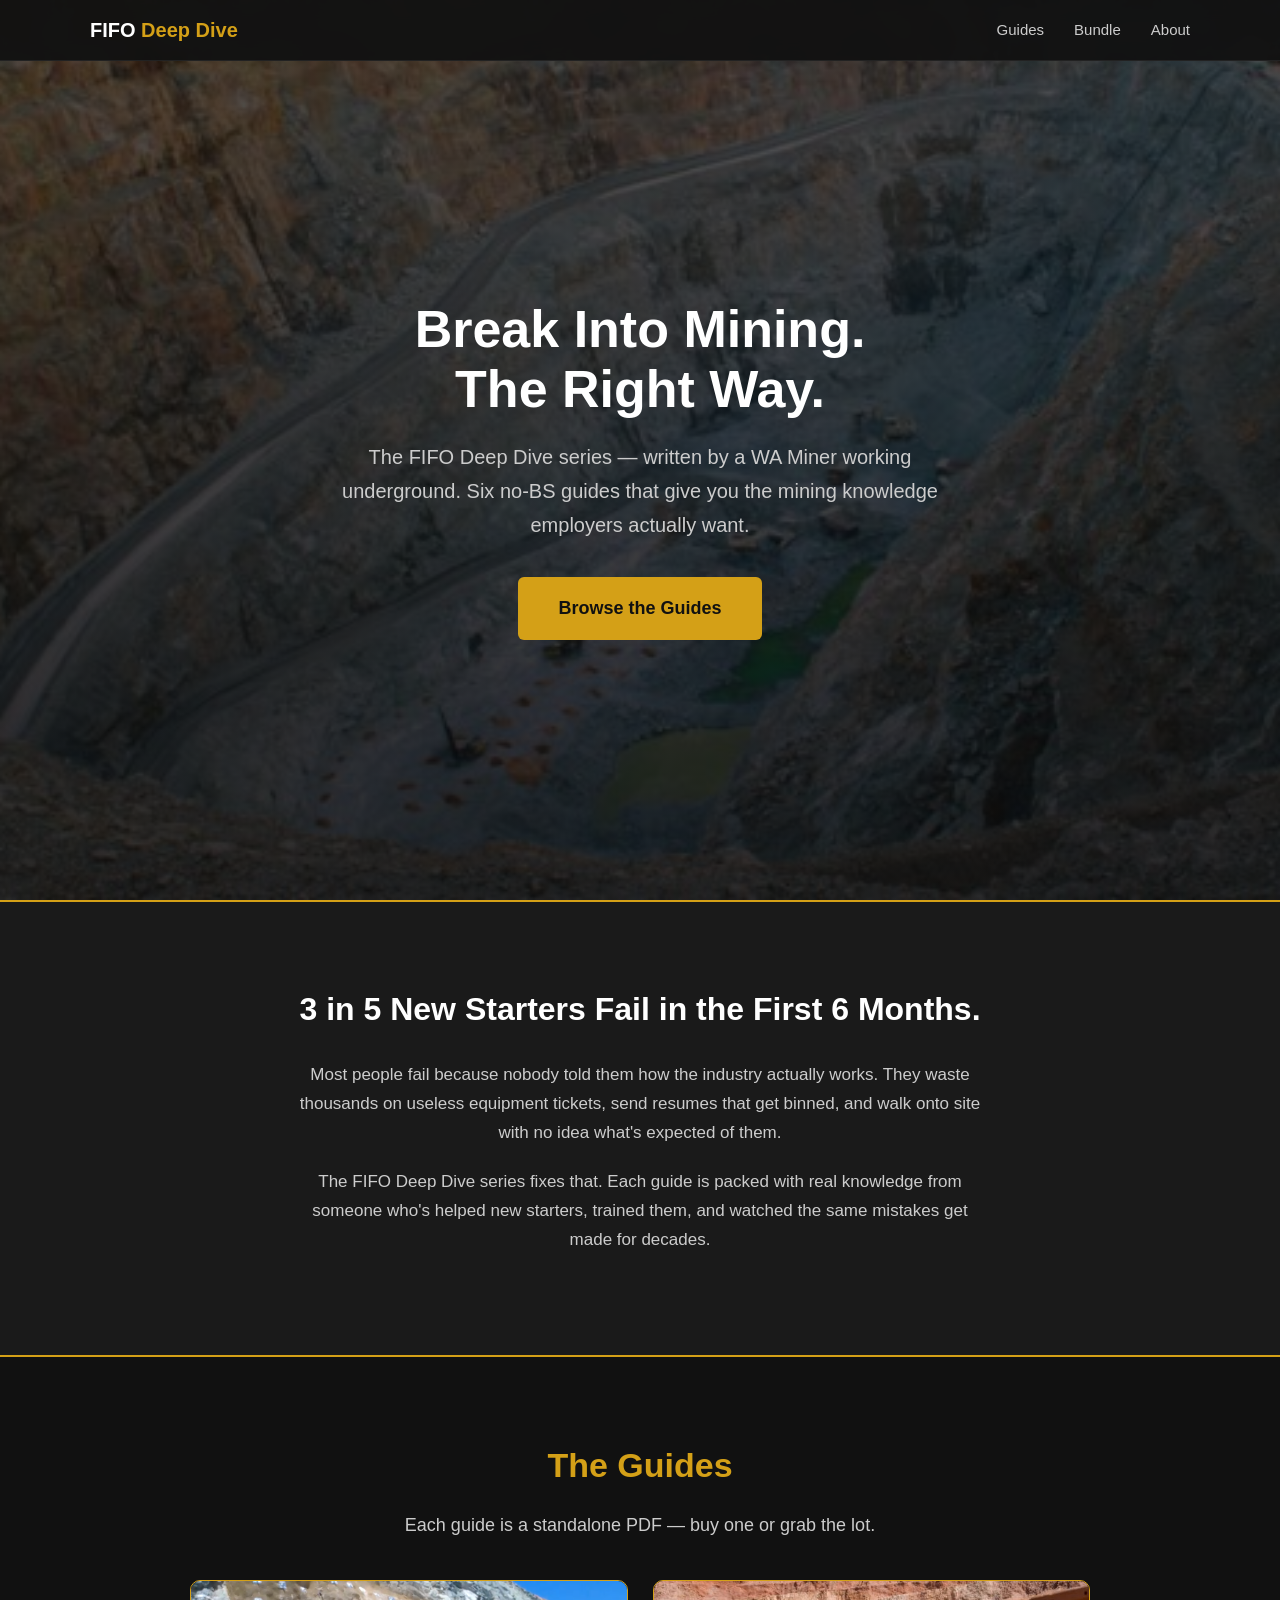
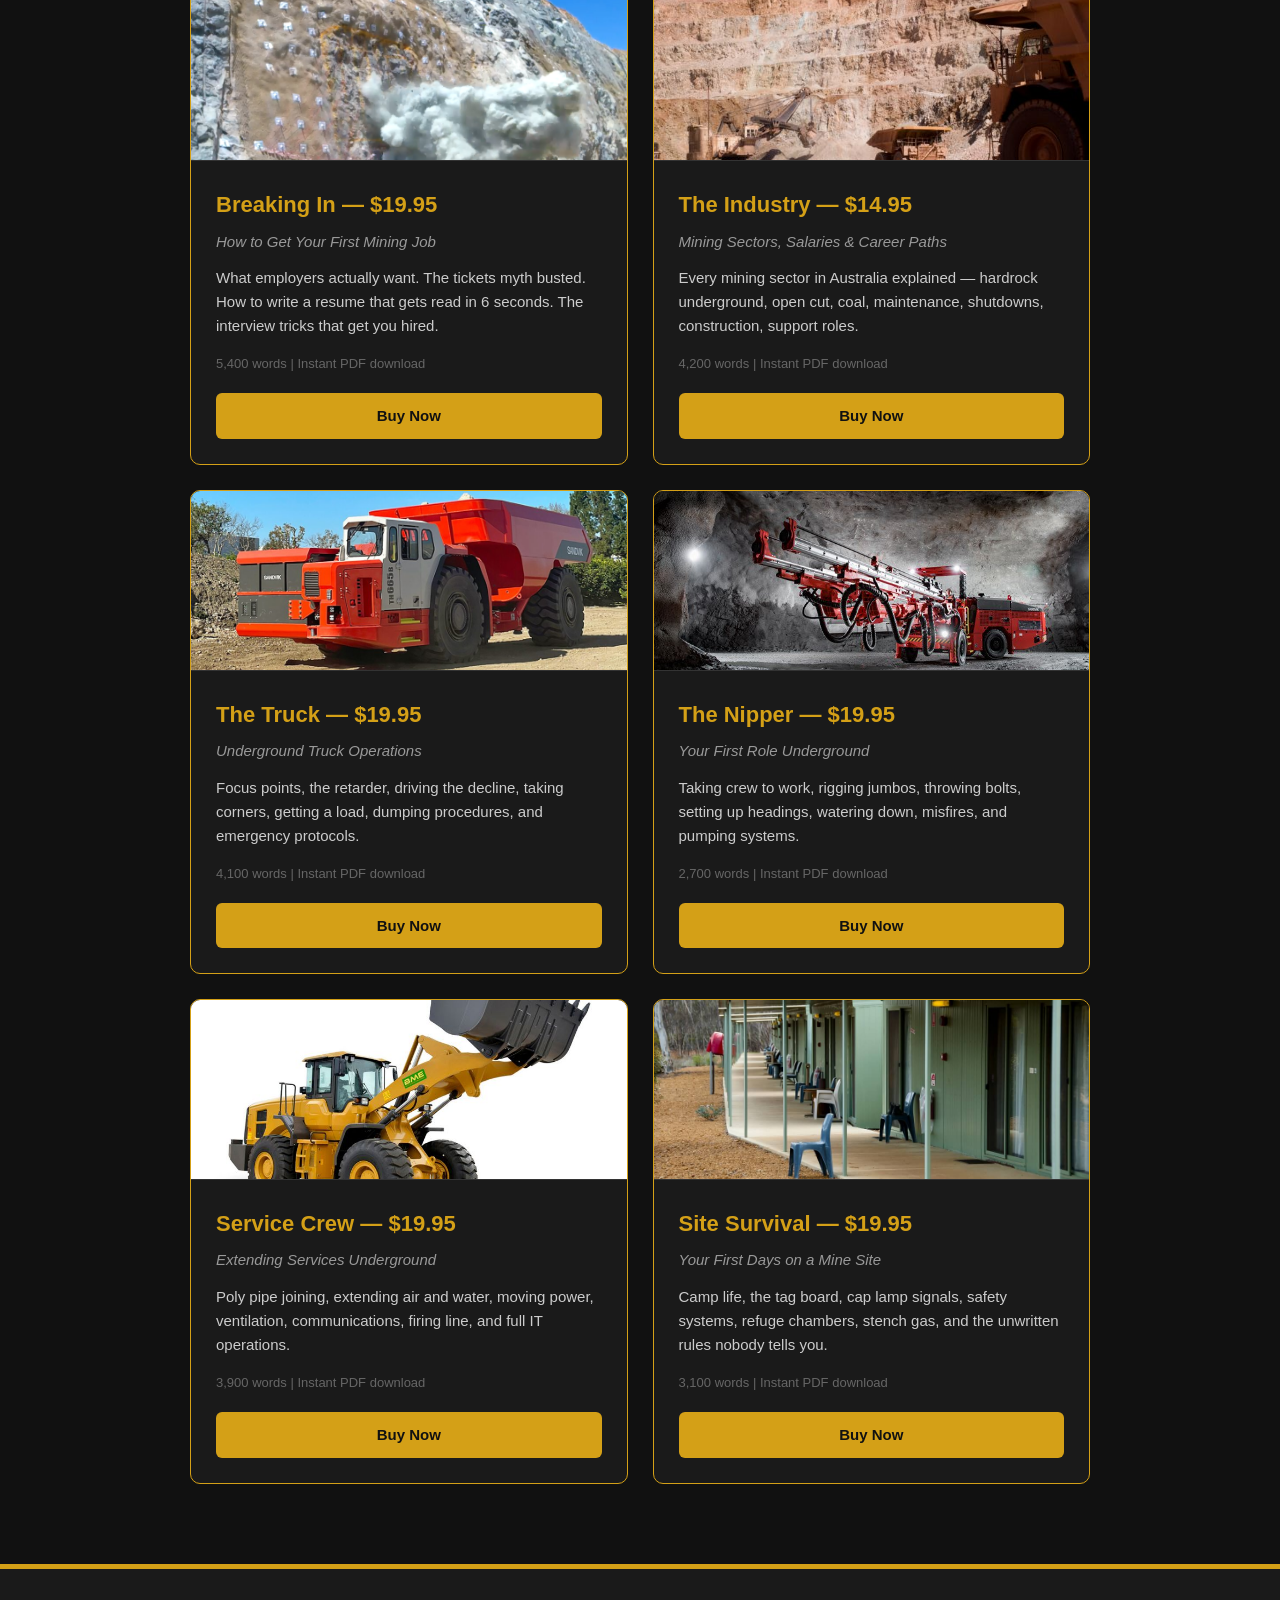
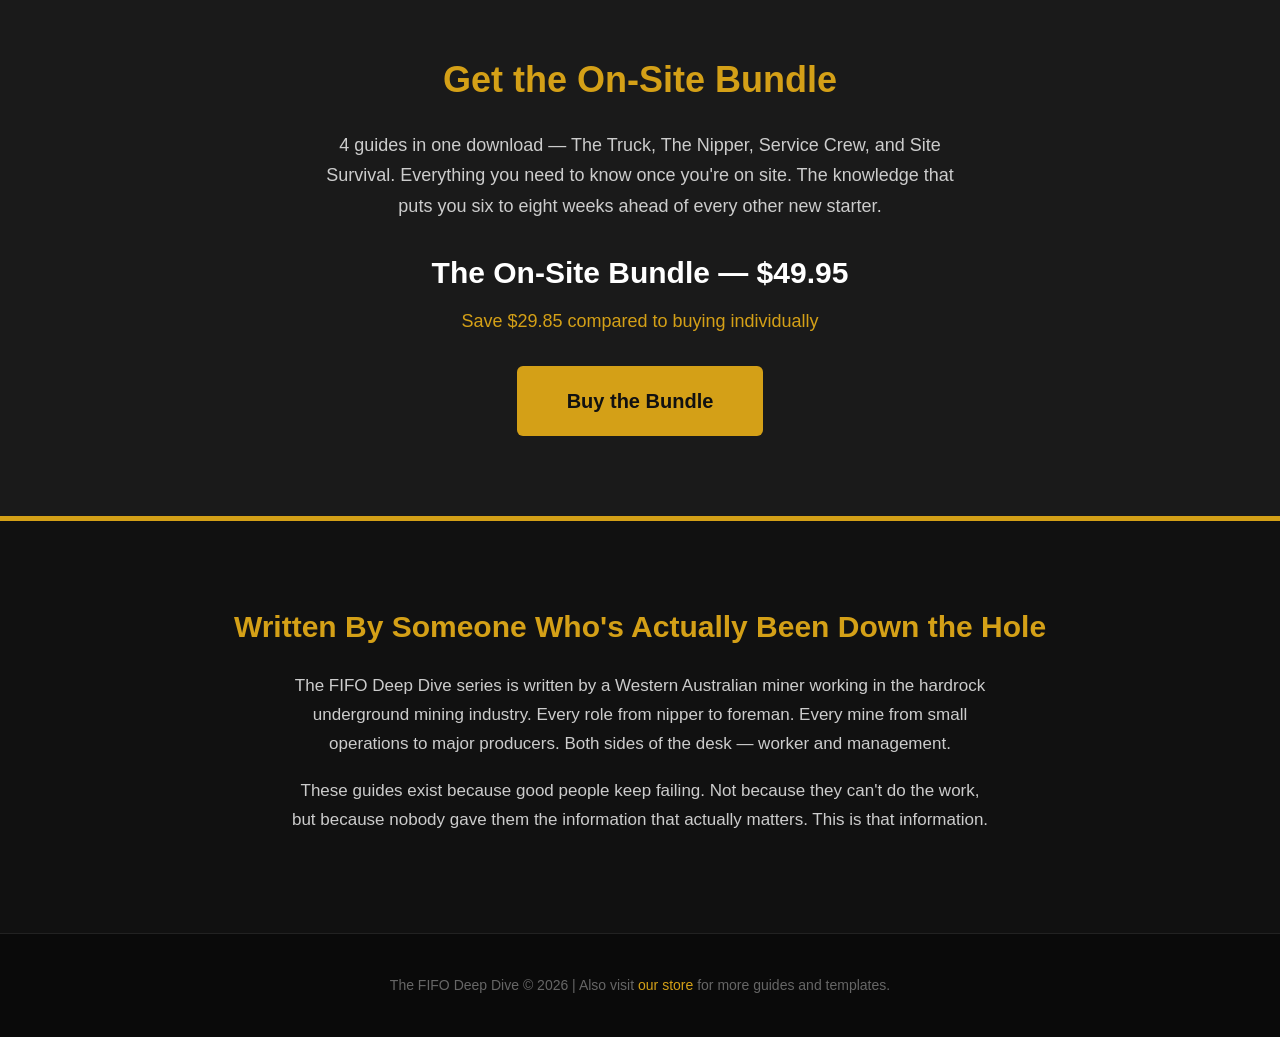
<file: index.html>
<!DOCTYPE html>
<html lang="en">
<head>
  <!-- Google tag (gtag.js) -->
  <script async src="https://www.googletagmanager.com/gtag/js?id=G-KZEH1ELE8K"></script>
  <script>
    window.dataLayer = window.dataLayer || [];
    function gtag(){dataLayer.push(arguments);}
    gtag('js', new Date());
    gtag('config', 'G-KZEH1ELE8K');
  </script> 

  <meta charset="UTF-8">
  <meta name="viewport" content="width=device-width, initial-scale=1.0">
  <title>FIFO Deep Dive — Real Mining Knowledge. No BS.</title>
  <meta name="description" content="Six no-BS guides to break into Australian mining. Written by a WA miner working underground. Ebooks covering trucks, nipping, service crew, and more.">
  <link rel="stylesheet" href="style.css">
</head>
<body>

<!-- NAV -->
<nav>
  <div class="nav-inner">
    <a href="index.html" class="nav-logo">FIFO <span>Deep Dive</span></a>
    <ul class="nav-links">
      <li><a href="#guides">Guides</a></li>
      <li><a href="#bundle">Bundle</a></li>
      <li><a href="about.html">About</a></li>
    </ul>
  </div>
</nav>

<!-- HERO -->
<section class="hero">
  <h1>Break Into Mining.<br>The Right Way.</h1>
  <p>The FIFO Deep Dive series — written by a WA Miner working underground. Six no-BS guides that give you the mining knowledge employers actually want.</p>
  <a href="#guides" class="btn">Browse the Guides</a>
</section>

<!-- PROBLEM -->
<hr class="divider">
<section class="problem">
  <div class="container">
    <h2>3 in 5 New Starters Fail in the First 6 Months.</h2>
    <p>Most people fail because nobody told them how the industry actually works. They waste thousands on useless equipment tickets, send resumes that get binned, and walk onto site with no idea what's expected of them.</p>
    <p>The FIFO Deep Dive series fixes that. Each guide is packed with real knowledge from someone who's helped new starters, trained them, and watched the same mistakes get made for decades.</p>
  </div>
</section>

<!-- GUIDES -->
<hr class="divider">
<section class="guides" id="guides">
  <div class="container">
    <h2 class="section-title gold center">The Guides</h2>
    <p class="section-subtitle">Each guide is a standalone PDF — buy one or grab the lot.</p>

    <div class="guide-grid">

      <!-- Card 1: Breaking In -->
      <div class="guide-card">
        <img src="images/breaking-in.jpg" alt="Breaking In" class="guide-card-img">
        <div class="guide-card-body">
          <h3>Breaking In — $19.95</h3>
          <div class="subtitle">How to Get Your First Mining Job</div>
          <p>What employers actually want. The tickets myth busted. How to write a resume that gets read in 6 seconds. The interview tricks that get you hired.</p>
          <div class="meta">5,400 words | Instant PDF download</div>
          <a href="https://www.fifodeepdive.store/l/breakingin" class="btn">Buy Now</a>
        </div>
      </div>

      <!-- Card 2: The Industry -->
      <div class="guide-card">
        <img src="images/industry.jpg" alt="Open cut mining" class="guide-card-img">
        <div class="guide-card-body">
          <h3>The Industry — $14.95</h3>
          <div class="subtitle">Mining Sectors, Salaries &amp; Career Paths</div>
          <p>Every mining sector in Australia explained — hardrock underground, open cut, coal, maintenance, shutdowns, construction, support roles.</p>
          <div class="meta">4,200 words | Instant PDF download</div>
          <a href="https://www.fifodeepdive.store/l/Industry" class="btn">Buy Now</a>
        </div>
      </div>

      <!-- Card 3: The Truck -->
      <div class="guide-card">
        <img src="images/truck.jpg" alt="Underground truck" class="guide-card-img">
        <div class="guide-card-body">
          <h3>The Truck — $19.95</h3>
          <div class="subtitle">Underground Truck Operations</div>
          <p>Focus points, the retarder, driving the decline, taking corners, getting a load, dumping procedures, and emergency protocols.</p>
          <div class="meta">4,100 words | Instant PDF download</div>
          <a href="https://www.fifodeepdive.store/l/truck" class="btn">Buy Now</a>
        </div>
      </div>

      <!-- Card 4: The Nipper -->
      <div class="guide-card">
        <img src="images/nipper.jpg" alt="Nipper ute underground" class="guide-card-img">
        <div class="guide-card-body">
          <h3>The Nipper — $19.95</h3>
          <div class="subtitle">Your First Role Underground</div>
          <p>Taking crew to work, rigging jumbos, throwing bolts, setting up headings, watering down, misfires, and pumping systems.</p>
          <div class="meta">2,700 words | Instant PDF download</div>
          <a href="https://www.fifodeepdive.store/l/nipper" class="btn">Buy Now</a>
        </div>
      </div>

      <!-- Card 5: Service Crew -->
      <div class="guide-card">
        <img src="images/service.jpg" alt="Service crew equipment" class="guide-card-img">
        <div class="guide-card-body">
          <h3>Service Crew — $19.95</h3>
          <div class="subtitle">Extending Services Underground</div>
          <p>Poly pipe joining, extending air and water, moving power, ventilation, communications, firing line, and full IT operations.</p>
          <div class="meta">3,900 words | Instant PDF download</div>
          <a href="https://www.fifodeepdive.store/l/servicecrew" class="btn">Buy Now</a>
        </div>
      </div>

      <!-- Card 6: Site Survival -->
      <div class="guide-card">
        <img src="images/survival.jpg" alt="Refuge chamber" class="guide-card-img">
        <div class="guide-card-body">
          <h3>Site Survival — $19.95</h3>
          <div class="subtitle">Your First Days on a Mine Site</div>
          <p>Camp life, the tag board, cap lamp signals, safety systems, refuge chambers, stench gas, and the unwritten rules nobody tells you.</p>
          <div class="meta">3,100 words | Instant PDF download</div>
          <a href="https://www.fifodeepdive.store/l/survival" class="btn">Buy Now</a>
        </div>
      </div>

    </div>
  </div>
</section>

<!-- BUNDLE -->
<hr class="divider">
<section class="bundle" id="bundle">
  <div class="container">
    <h2>Get the On-Site Bundle</h2>
    <p>4 guides in one download — The Truck, The Nipper, Service Crew, and Site Survival. Everything you need to know once you're on site. The knowledge that puts you six to eight weeks ahead of every other new starter.</p>
    <div class="price">The On-Site Bundle — $49.95</div>
    <div class="save">Save $29.85 compared to buying individually</div>
    <a href="https://www.fifodeepdive.store/l/bundle" class="btn" style="font-size:20px; padding:18px 50px;">Buy the Bundle</a>
  </div>
</section>

<!-- ABOUT -->
<hr class="divider">
<section class="about">
  <div class="container">
    <h2>Written By Someone Who's Actually Been Down the Hole</h2>
    <p>The FIFO Deep Dive series is written by a Western Australian miner working in the hardrock underground mining industry. Every role from nipper to foreman. Every mine from small operations to major producers. Both sides of the desk — worker and management.</p>
    <p>These guides exist because good people keep failing. Not because they can't do the work, but because nobody gave them the information that actually matters. This is that information.</p>
  </div>
</section>

<!-- FOOTER -->
<footer>
  <p>The FIFO Deep Dive &copy; 2026 | Also visit <a href="https://www.fifodeepdive.store">our store</a> for more guides and templates.</p>
</footer>

<!-- SMOOTH SCROLL -->
<script>
document.querySelectorAll('a[href^="#"]').forEach(a => {
  a.addEventListener('click', e => {
    e.preventDefault();
    document.querySelector(a.getAttribute('href')).scrollIntoView({ behavior: 'smooth' });
  });
});
</script>

</body>
</html>
</file>
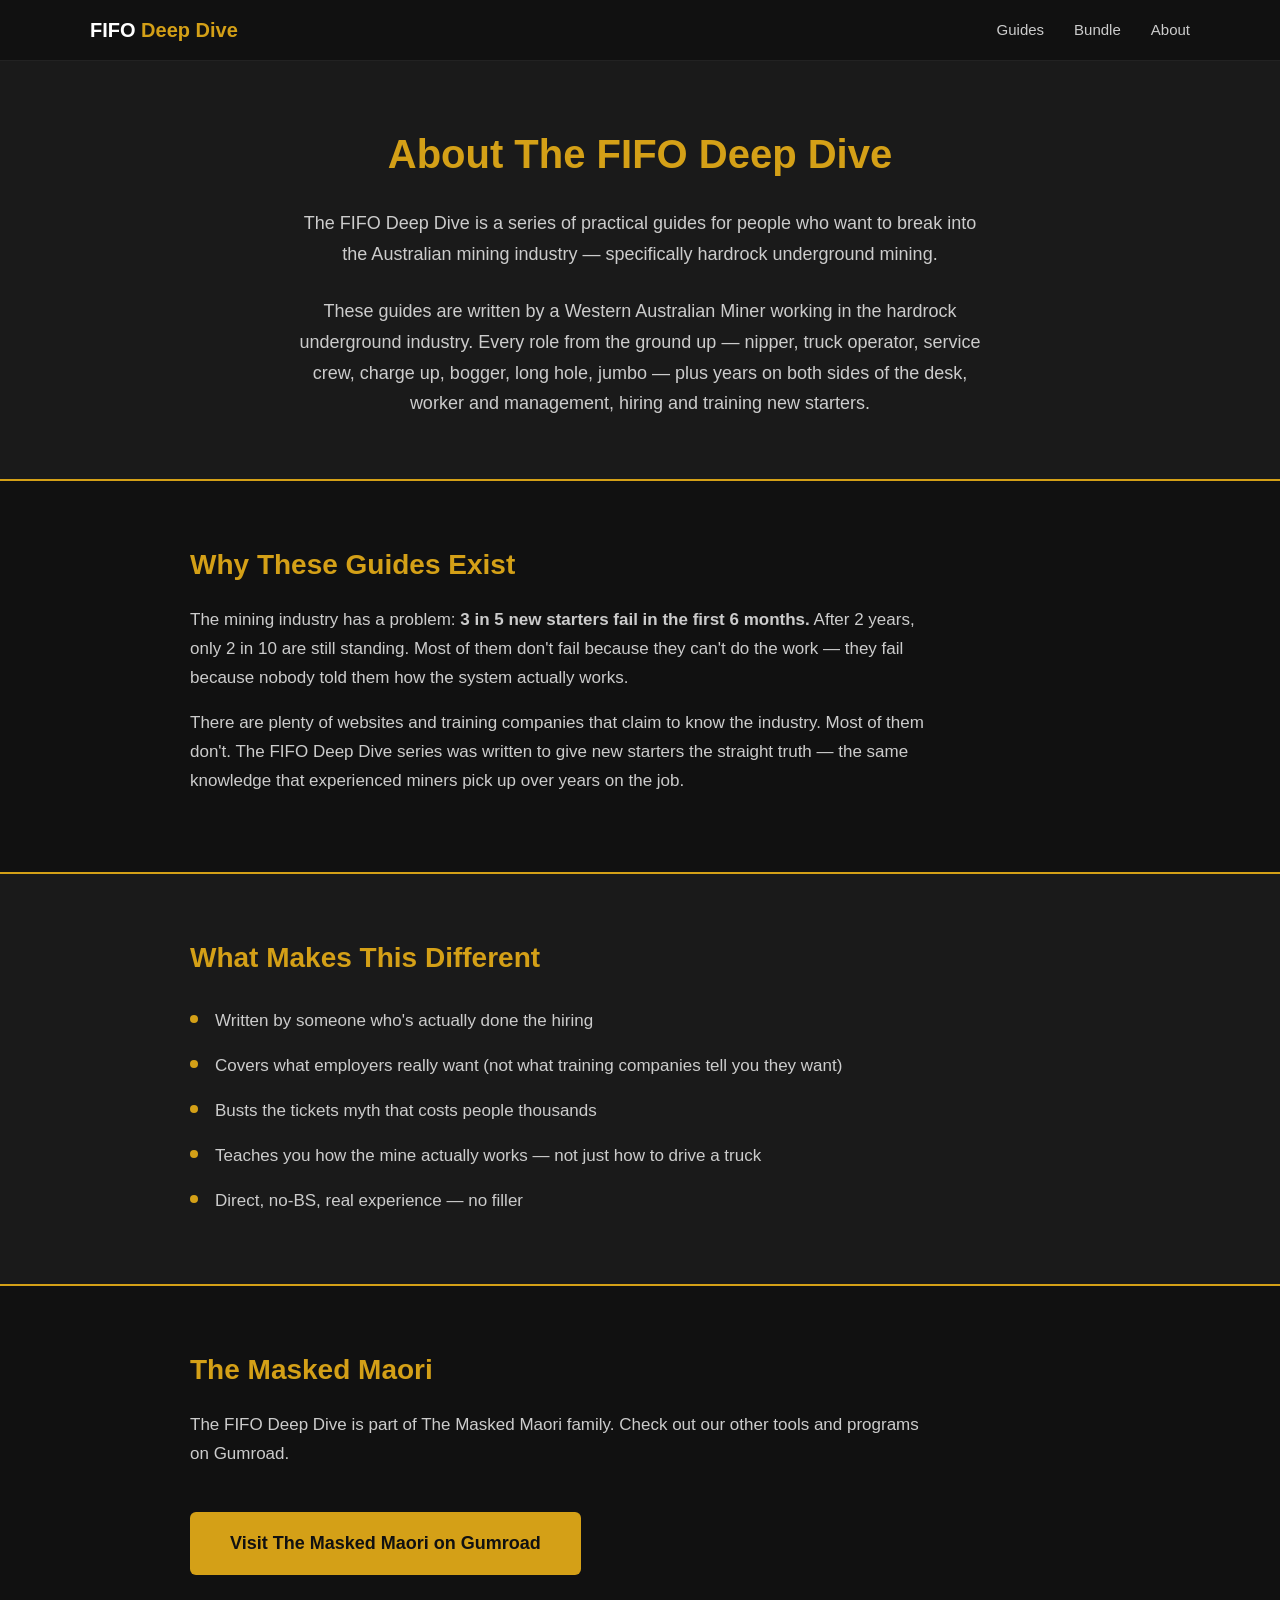
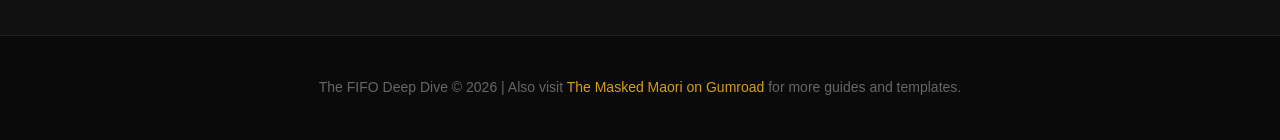
<file: about.html>
<!DOCTYPE html>
<html lang="en">
<head>
  <meta charset="UTF-8">
  <meta name="viewport" content="width=device-width, initial-scale=1.0">
  <title>About — FIFO Deep Dive</title>
  <meta name="description" content="The FIFO Deep Dive series is written by a WA miner working in the hardrock underground mining industry.">
  <link rel="stylesheet" href="style.css">
</head>
<body>

<!-- NAV -->
<nav>
  <div class="nav-inner">
    <a href="index.html" class="nav-logo">FIFO <span>Deep Dive</span></a>
    <ul class="nav-links">
      <li><a href="index.html#guides">Guides</a></li>
      <li><a href="index.html#bundle">Bundle</a></li>
      <li><a href="about.html">About</a></li>
    </ul>
  </div>
</nav>

<!-- HEADER -->
<div class="page-header">
  <h1>About The FIFO Deep Dive</h1>
  <p>The FIFO Deep Dive is a series of practical guides for people who want to break into the Australian mining industry — specifically hardrock underground mining.</p>
  <br>
  <p>These guides are written by a Western Australian Miner working in the hardrock underground industry. Every role from the ground up — nipper, truck operator, service crew, charge up, bogger, long hole, jumbo — plus years on both sides of the desk, worker and management, hiring and training new starters.</p>
</div>

<hr class="divider">

<!-- WHY THESE GUIDES EXIST -->
<section class="content-section">
  <div class="container">
    <h2>Why These Guides Exist</h2>
    <p>The mining industry has a problem: <strong>3 in 5 new starters fail in the first 6 months.</strong> After 2 years, only 2 in 10 are still standing. Most of them don't fail because they can't do the work — they fail because nobody told them how the system actually works.</p>
    <p>There are plenty of websites and training companies that claim to know the industry. Most of them don't. The FIFO Deep Dive series was written to give new starters the straight truth — the same knowledge that experienced miners pick up over years on the job.</p>
  </div>
</section>

<hr class="divider">

<!-- WHAT MAKES THIS DIFFERENT -->
<section class="content-section" style="background:#1a1a1a;">
  <div class="container">
    <h2>What Makes This Different</h2>
    <ul>
      <li>Written by someone who's actually done the hiring</li>
      <li>Covers what employers really want (not what training companies tell you they want)</li>
      <li>Busts the tickets myth that costs people thousands</li>
      <li>Teaches you how the mine actually works — not just how to drive a truck</li>
      <li>Direct, no-BS, real experience — no filler</li>
    </ul>
  </div>
</section>

<hr class="divider">

<!-- THE MASKED MAORI -->
<section class="content-section">
  <div class="container">
    <h2>The Masked Maori</h2>
    <p>The FIFO Deep Dive is part of The Masked Maori family. Check out our other tools and programs on Gumroad.</p>
    <br>
    <a href="https://maskedmaori.gumroad.com/" class="btn">Visit The Masked Maori on Gumroad</a>
  </div>
</section>

<!-- FOOTER -->
<footer>
  <p>The FIFO Deep Dive &copy; 2026 | Also visit <a href="https://maskedmaori.gumroad.com/">The Masked Maori on Gumroad</a> for more guides and templates.</p>
</footer>

</body>
</html>
</file>
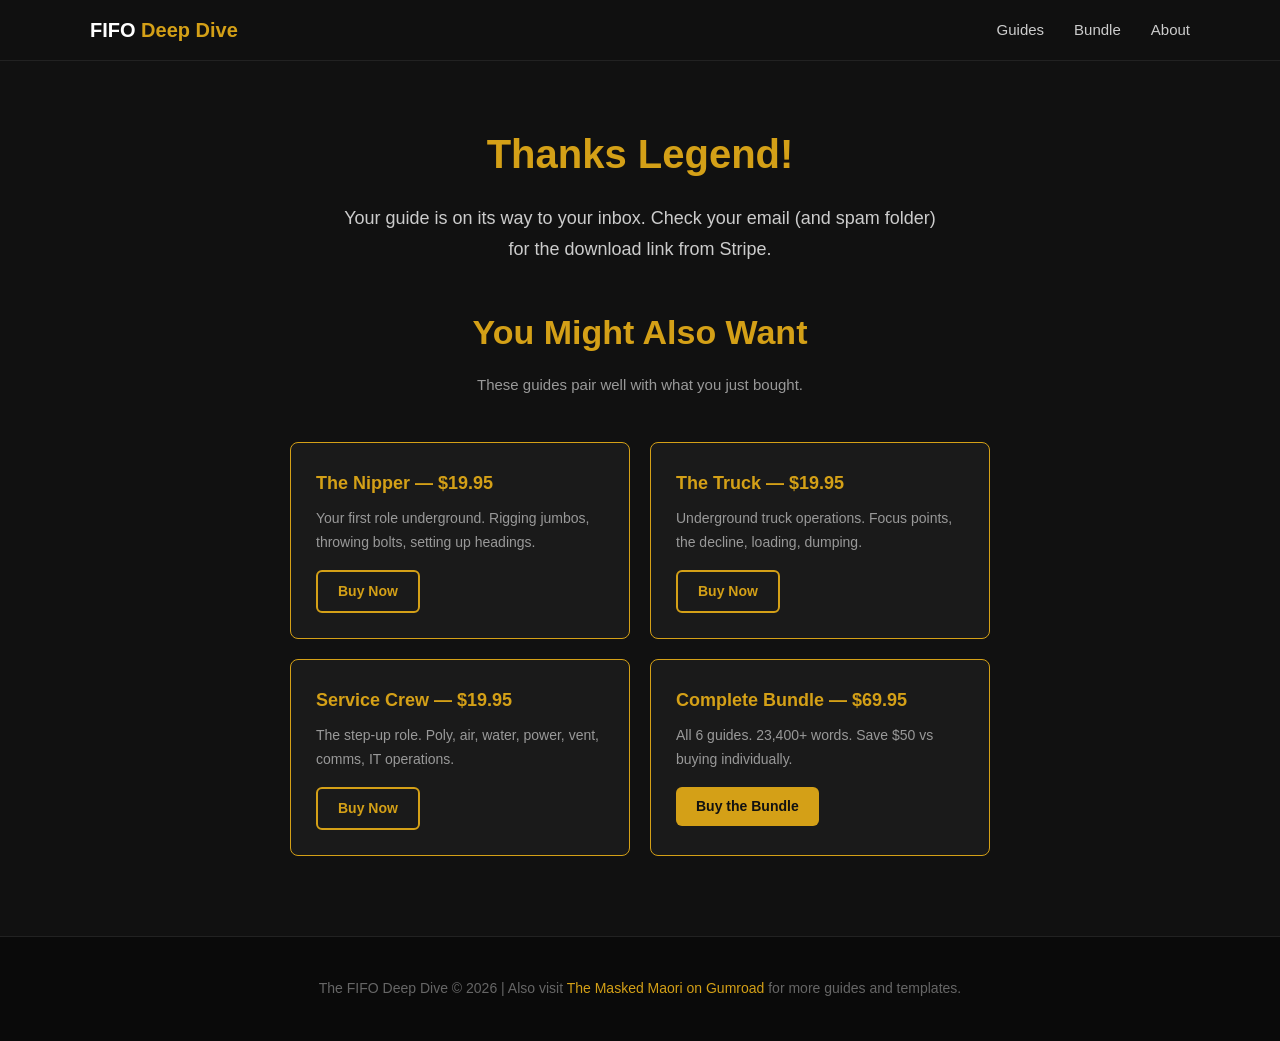
<file: thankyou.html>
<!DOCTYPE html>
<html lang="en">
<head>
  <meta charset="UTF-8">
  <meta name="viewport" content="width=device-width, initial-scale=1.0">
  <title>Thank You — FIFO Deep Dive</title>
  <link rel="stylesheet" href="style.css">
</head>
<body>

<!-- NAV -->
<nav>
  <div class="nav-inner">
    <a href="index.html" class="nav-logo">FIFO <span>Deep Dive</span></a>
    <ul class="nav-links">
      <li><a href="index.html#guides">Guides</a></li>
      <li><a href="index.html#bundle">Bundle</a></li>
      <li><a href="about.html">About</a></li>
    </ul>
  </div>
</nav>

<!-- THANK YOU -->
<section class="thankyou">
  <h1>Thanks Legend!</h1>
  <p>Your guide is on its way to your inbox. Check your email (and spam folder) for the download link from Stripe.</p>

  <h2 class="section-title gold" style="margin-bottom:10px;">You Might Also Want</h2>
  <p style="color:#999; font-size:15px; margin-bottom:25px;">These guides pair well with what you just bought.</p>

  <div class="upsell-grid">

    <div class="upsell-card">
      <h3>The Nipper — $19.95</h3>
      <p>Your first role underground. Rigging jumbos, throwing bolts, setting up headings.</p>
      <a href="#" class="btn btn-outline" style="font-size:14px; padding:8px 20px;">Buy Now</a>
    </div>

    <div class="upsell-card">
      <h3>The Truck — $19.95</h3>
      <p>Underground truck operations. Focus points, the decline, loading, dumping.</p>
      <a href="#" class="btn btn-outline" style="font-size:14px; padding:8px 20px;">Buy Now</a>
    </div>

    <div class="upsell-card">
      <h3>Service Crew — $19.95</h3>
      <p>The step-up role. Poly, air, water, power, vent, comms, IT operations.</p>
      <a href="#" class="btn btn-outline" style="font-size:14px; padding:8px 20px;">Buy Now</a>
    </div>

    <div class="upsell-card">
      <h3>Complete Bundle — $69.95</h3>
      <p>All 6 guides. 23,400+ words. Save $50 vs buying individually.</p>
      <a href="#" class="btn" style="font-size:14px; padding:8px 20px;">Buy the Bundle</a>
    </div>

  </div>
</section>

<!-- FOOTER -->
<footer>
  <p>The FIFO Deep Dive &copy; 2026 | Also visit <a href="https://maskedmaori.gumroad.com/">The Masked Maori on Gumroad</a> for more guides and templates.</p>
</footer>

</body>
</html>
</file>
<file: style.css>
/* ============================================
   FIFO DEEP DIVE — fifodeepdive.com
   Dark theme + Gold accents
   ============================================ */

* { margin: 0; padding: 0; box-sizing: border-box; }

body {
  font-family: 'Segoe UI', -apple-system, BlinkMacSystemFont, sans-serif;
  background: #111;
  color: #fff;
  line-height: 1.7;
}

a { color: #d4a017; text-decoration: none; }
a:hover { color: #e8b82a; }

img { max-width: 100%; height: auto; display: block; }

/* ---------- NAV ---------- */
nav {
  position: fixed;
  top: 0;
  width: 100%;
  background: rgba(17,17,17,0.95);
  backdrop-filter: blur(10px);
  border-bottom: 1px solid #222;
  z-index: 1000;
  padding: 0 30px;
}
.nav-inner {
  max-width: 1100px;
  margin: 0 auto;
  display: flex;
  justify-content: space-between;
  align-items: center;
  height: 60px;
}
.nav-logo {
  font-size: 20px;
  font-weight: 800;
  color: #fff;
}
.nav-logo span { color: #d4a017; }
.nav-links { display: flex; gap: 30px; list-style: none; }
.nav-links a {
  color: #ccc;
  font-size: 15px;
  font-weight: 500;
  transition: color 0.2s;
}
.nav-links a:hover { color: #d4a017; }

/* ---------- HERO ---------- */
.hero {
  min-height: 100vh;
  display: flex;
  flex-direction: column;
  justify-content: center;
  align-items: center;
  text-align: center;
  padding: 120px 30px 80px;
  background: linear-gradient(rgba(10,10,10,0.7), rgba(10,10,10,0.85)), url('images/hero.jpeg') center/cover no-repeat;
}
.hero h1 {
  font-size: 52px;
  font-weight: 800;
  line-height: 1.15;
  margin-bottom: 20px;
}
.hero p {
  font-size: 20px;
  color: #ccc;
  max-width: 620px;
  margin-bottom: 35px;
}
.btn {
  display: inline-block;
  background: #d4a017;
  color: #111;
  font-size: 18px;
  font-weight: 700;
  padding: 16px 40px;
  border-radius: 6px;
  transition: background 0.2s, transform 0.2s;
}
.btn:hover {
  background: #e8b82a;
  color: #111;
  transform: translateY(-2px);
}
.btn-outline {
  background: transparent;
  border: 2px solid #d4a017;
  color: #d4a017;
}
.btn-outline:hover {
  background: #d4a017;
  color: #111;
}

/* ---------- SECTIONS ---------- */
section { padding: 80px 30px; }

.container {
  max-width: 900px;
  margin: 0 auto;
}

.section-title {
  font-size: 34px;
  font-weight: 700;
  margin-bottom: 15px;
}
.section-title.gold { color: #d4a017; }
.section-title.center { text-align: center; }

.section-subtitle {
  font-size: 18px;
  color: #ccc;
  max-width: 700px;
  margin: 0 auto 40px;
  text-align: center;
}

.divider {
  width: 100%;
  height: 2px;
  background: #d4a017;
  border: none;
  margin: 0;
}

/* ---------- PROBLEM SECTION ---------- */
.problem {
  background: #1a1a1a;
  text-align: center;
}
.problem h2 {
  font-size: 32px;
  font-weight: 700;
  margin-bottom: 25px;
}
.problem p {
  font-size: 17px;
  color: #ccc;
  max-width: 700px;
  margin: 0 auto 20px;
}

/* ---------- GUIDE CARDS ---------- */
.guides { background: #111; }

.guide-grid {
  display: grid;
  grid-template-columns: repeat(2, 1fr);
  gap: 25px;
  margin-top: 40px;
}

.guide-card {
  border: 1px solid #d4a017;
  border-radius: 10px;
  overflow: hidden;
  background: #1a1a1a;
  transition: transform 0.2s, box-shadow 0.2s;
}
.guide-card:hover {
  transform: translateY(-4px);
  box-shadow: 0 8px 30px rgba(212,160,23,0.15);
}
.guide-card-img {
  width: 100%;
  height: 180px;
  object-fit: cover;
  border-bottom: 1px solid #333;
}
.guide-card-body { padding: 25px; }
.guide-card-body h3 {
  color: #d4a017;
  font-size: 22px;
  margin-bottom: 5px;
}
.guide-card-body .subtitle {
  font-style: italic;
  color: #999;
  font-size: 15px;
  margin-bottom: 12px;
}
.guide-card-body p {
  font-size: 15px;
  color: #ccc;
  margin-bottom: 15px;
  line-height: 1.6;
}
.guide-card-body .meta {
  font-size: 13px;
  color: #666;
  margin-bottom: 18px;
}
.guide-card-body .btn {
  font-size: 15px;
  padding: 10px 28px;
  width: 100%;
  text-align: center;
}

/* ---------- BUNDLE ---------- */
.bundle {
  background: #1a1a1a;
  text-align: center;
  border-top: 3px solid #d4a017;
  border-bottom: 3px solid #d4a017;
}
.bundle h2 {
  color: #d4a017;
  font-size: 36px;
  margin-bottom: 20px;
}
.bundle .price {
  font-size: 30px;
  font-weight: 700;
  margin: 25px 0 8px;
}
.bundle .save {
  color: #d4a017;
  font-size: 18px;
  margin-bottom: 30px;
}
.bundle p {
  font-size: 18px;
  color: #ccc;
  max-width: 650px;
  margin: 0 auto;
}

/* ---------- ABOUT ---------- */
.about { background: #111; }
.about h2 {
  color: #d4a017;
  font-size: 30px;
  text-align: center;
  margin-bottom: 20px;
}
.about p {
  font-size: 17px;
  color: #ccc;
  max-width: 700px;
  margin: 0 auto 18px;
  text-align: center;
}

/* ---------- FOOTER ---------- */
footer {
  background: #0a0a0a;
  border-top: 1px solid #222;
  padding: 40px 30px;
  text-align: center;
}
footer p {
  color: #666;
  font-size: 14px;
}
footer a { color: #d4a017; }

/* ---------- ABOUT PAGE SPECIFIC ---------- */
.page-header {
  padding: 120px 30px 60px;
  text-align: center;
  background: #1a1a1a;
}
.page-header h1 {
  color: #d4a017;
  font-size: 40px;
  margin-bottom: 20px;
}
.page-header p {
  font-size: 18px;
  color: #ccc;
  max-width: 700px;
  margin: 0 auto;
}

.content-section {
  padding: 60px 30px;
}
.content-section h2 {
  color: #d4a017;
  font-size: 28px;
  margin-bottom: 18px;
}
.content-section p {
  font-size: 17px;
  color: #ccc;
  max-width: 750px;
  margin-bottom: 16px;
  line-height: 1.7;
}
.content-section ul {
  list-style: none;
  padding: 0;
  max-width: 750px;
}
.content-section ul li {
  font-size: 17px;
  color: #ccc;
  padding: 8px 0 8px 25px;
  position: relative;
}
.content-section ul li::before {
  content: '';
  position: absolute;
  left: 0;
  top: 16px;
  width: 8px;
  height: 8px;
  background: #d4a017;
  border-radius: 50%;
}

/* ---------- THANK YOU PAGE ---------- */
.thankyou {
  min-height: 100vh;
  display: flex;
  flex-direction: column;
  justify-content: center;
  align-items: center;
  text-align: center;
  padding: 120px 30px 80px;
}
.thankyou h1 {
  color: #d4a017;
  font-size: 40px;
  margin-bottom: 15px;
}
.thankyou p {
  color: #ccc;
  font-size: 18px;
  max-width: 600px;
  margin-bottom: 40px;
}
.upsell-grid {
  display: grid;
  grid-template-columns: repeat(2, 1fr);
  gap: 20px;
  max-width: 700px;
  margin-top: 20px;
}
.upsell-card {
  border: 1px solid #d4a017;
  border-radius: 8px;
  padding: 25px;
  background: #1a1a1a;
  text-align: left;
}
.upsell-card h3 {
  color: #d4a017;
  font-size: 18px;
  margin-bottom: 8px;
}
.upsell-card p {
  font-size: 14px;
  color: #999;
  margin-bottom: 15px;
}

/* ---------- RESPONSIVE ---------- */
@media (max-width: 768px) {
  .hero h1 { font-size: 34px; }
  .hero p { font-size: 17px; }
  .guide-grid { grid-template-columns: 1fr; }
  .upsell-grid { grid-template-columns: 1fr; }
  .nav-links { gap: 18px; }
  .nav-links a { font-size: 14px; }
  .section-title { font-size: 28px; }
  .bundle h2 { font-size: 28px; }
  .bundle .price { font-size: 24px; }
}

@media (max-width: 480px) {
  .hero h1 { font-size: 28px; }
  .nav-logo { font-size: 17px; }
  .nav-links { gap: 12px; }
  section { padding: 60px 20px; }
}
</file>
